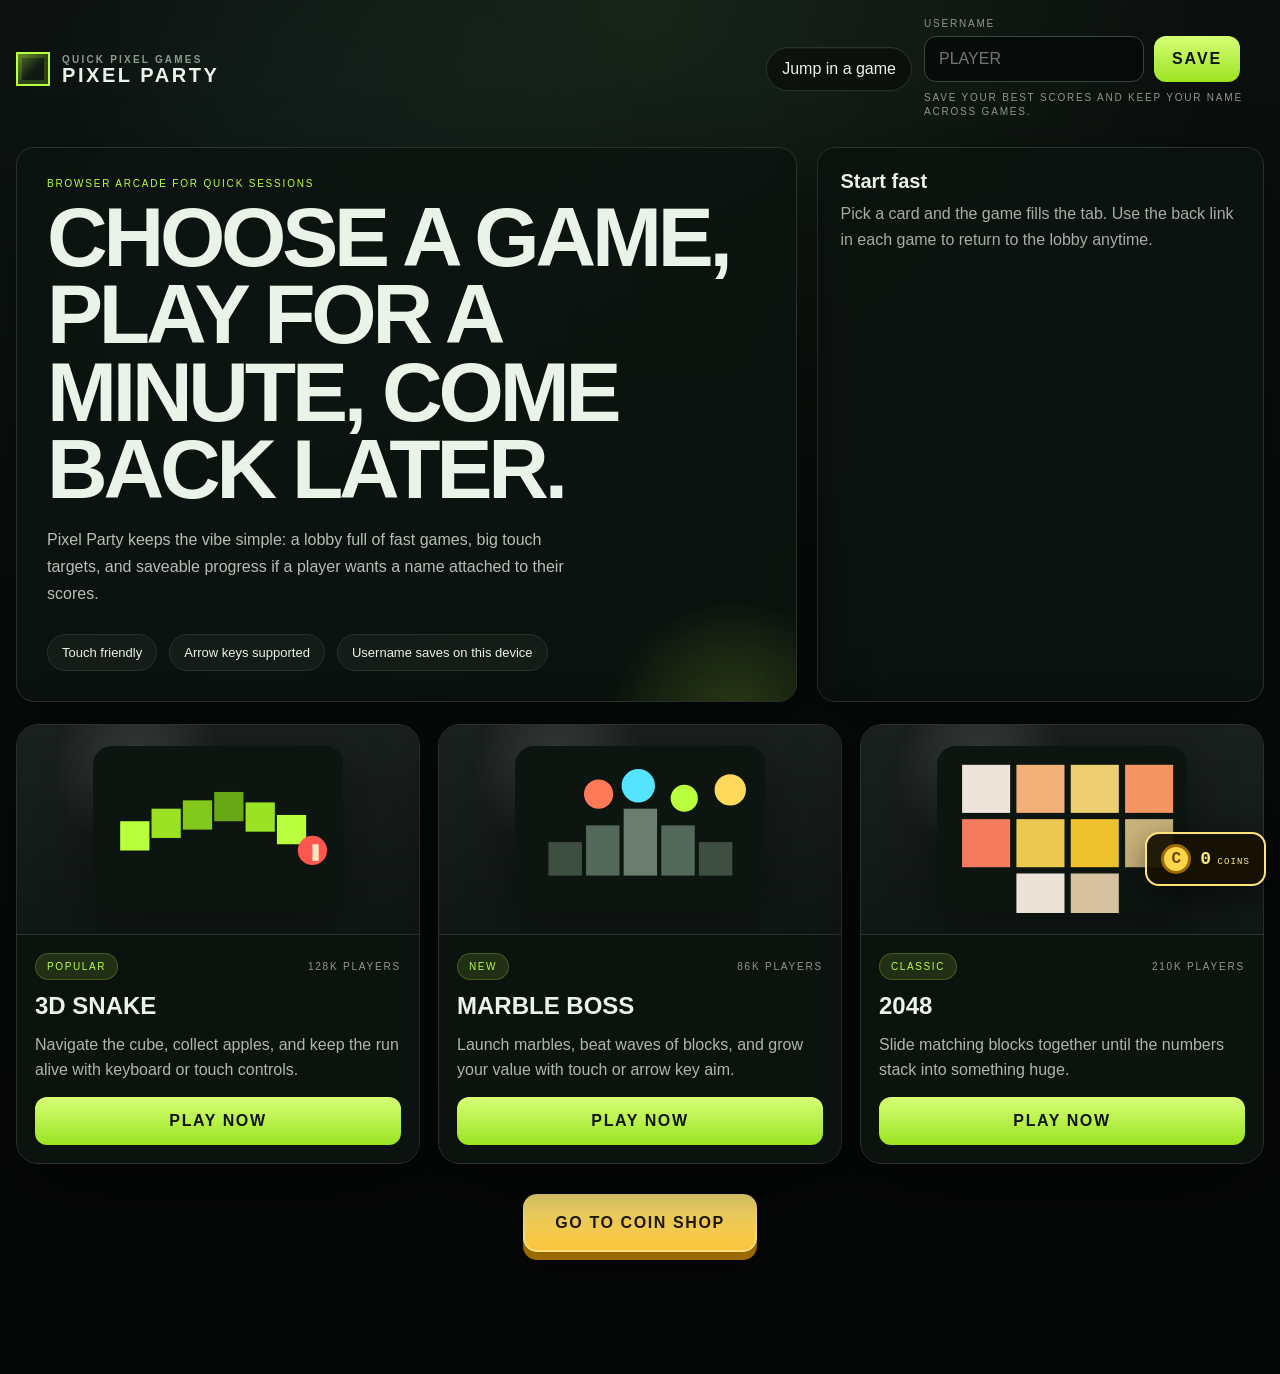
<file: index.html>
<!doctype html>
<html lang="en">
<head>
  <meta charset="UTF-8" />
  <meta name="viewport" content="width=device-width, initial-scale=1" />
  <title>Pixel Party</title>
  <link rel="stylesheet" href="pixel-party.css" />
</head>
<body>
  <div class="site-frame">
    <header class="site-header">
      <a class="brand" href="index.html" aria-label="Pixel Party home">
        <span class="brand-mark" aria-hidden="true"></span>
        <span>
          <small>Quick pixel games</small>
          <strong>Pixel Party</strong>
        </span>
      </a>
      <div class="site-actions">
        <a class="back-link" href="3dSnakeGame.html?v=20260717-3">Jump in a game</a>
        <div id="home-auth"></div>
      </div>
    </header>

    <section class="hero">
      <div class="hero-panel pixel-frame">
        <p class="eyebrow">Browser arcade for quick sessions</p>
        <h1>Choose a game, play for a minute, come back later.</h1>
        <p class="hero-copy">
          Pixel Party keeps the vibe simple: a lobby full of fast games, big touch targets, and saveable progress if a player wants a name attached to their scores.
        </p>
        <div class="hero-meta">
          <span class="chip">Touch friendly</span>
          <span class="chip">Arrow keys supported</span>
          <span class="chip">Username saves on this device</span>
        </div>
      </div>

      <aside class="lobby-card pixel-frame">
        <h2>Start fast</h2>
        <p>Pick a card and the game fills the tab. Use the back link in each game to return to the lobby anytime.</p>
      </aside>
    </section>

    <main class="lobby-grid" aria-label="Game lobby">
      <a class="game-card pixel-frame" href="3dSnakeGame.html?v=20260717-3">
        <div class="game-thumb" aria-hidden="true">
          <svg viewBox="0 0 240 160" role="img" aria-label="3D Snake thumbnail">
            <rect width="240" height="160" rx="18" fill="#0d1511" />
            <g transform="translate(26,24)">
              <rect x="0" y="48" width="28" height="28" fill="#b9ff3e" />
              <rect x="30" y="36" width="28" height="28" fill="#9be322" />
              <rect x="60" y="28" width="28" height="28" fill="#83c81c" />
              <rect x="90" y="20" width="28" height="28" fill="#68a816" />
              <rect x="120" y="30" width="28" height="28" fill="#9be322" />
              <rect x="150" y="42" width="28" height="28" fill="#b9ff3e" />
              <circle cx="184" cy="76" r="14" fill="#ff564d" />
              <rect x="184" y="70" width="6" height="16" fill="#ffe4c1" />
            </g>
          </svg>
        </div>
        <div class="game-body">
          <div class="card-meta">
            <span class="badge">Popular</span>
            <span class="card-count">128K players</span>
          </div>
          <h3>3D Snake</h3>
          <p>Navigate the cube, collect apples, and keep the run alive with keyboard or touch controls.</p>
          <span class="play-cta">Play now</span>
        </div>
      </a>

      <a class="game-card pixel-frame" href="MarbleShoot.html">
        <div class="game-thumb" aria-hidden="true">
          <svg viewBox="0 0 240 160" role="img" aria-label="Marble Shoot thumbnail">
            <rect width="240" height="160" rx="18" fill="#0d1511" />
            <g transform="translate(24,20)">
              <rect x="8" y="72" width="32" height="32" fill="#3e4f41" />
              <rect x="44" y="56" width="32" height="48" fill="#55695b" />
              <rect x="80" y="40" width="32" height="64" fill="#6a7d6f" />
              <rect x="116" y="56" width="32" height="48" fill="#55695b" />
              <rect x="152" y="72" width="32" height="32" fill="#3e4f41" />
              <circle cx="56" cy="26" r="14" fill="#ff7a59" />
              <circle cx="94" cy="18" r="16" fill="#55e4ff" />
              <circle cx="138" cy="30" r="13" fill="#b9ff3e" />
              <circle cx="182" cy="22" r="15" fill="#ffd95c" />
            </g>
          </svg>
        </div>
        <div class="game-body">
          <div class="card-meta">
            <span class="badge">New</span>
            <span class="card-count">86K players</span>
          </div>
          <h3>Marble Boss</h3>
          <p>Launch marbles, beat waves of blocks, and grow your value with touch or arrow key aim.</p>
          <span class="play-cta">Play now</span>
        </div>
      </a>

      <a class="game-card pixel-frame" href="2048.html">
        <div class="game-thumb" aria-hidden="true">
          <svg viewBox="0 0 240 160" role="img" aria-label="2048 thumbnail">
            <rect width="240" height="160" rx="18" fill="#0d1511" />
            <g transform="translate(24,18)">
              <rect x="0" y="0" width="46" height="46" fill="#eee4da" />
              <rect x="52" y="0" width="46" height="46" fill="#f2b179" />
              <rect x="104" y="0" width="46" height="46" fill="#edcf72" />
              <rect x="156" y="0" width="46" height="46" fill="#f59563" />
              <rect x="0" y="52" width="46" height="46" fill="#f67c5f" />
              <rect x="52" y="52" width="46" height="46" fill="#edc850" />
              <rect x="104" y="52" width="46" height="46" fill="#edc22e" />
              <rect x="156" y="52" width="46" height="46" fill="#c9b37c" />
              <rect x="52" y="104" width="46" height="46" fill="#ebe4d6" />
              <rect x="104" y="104" width="46" height="46" fill="#d7c2a0" />
            </g>
          </svg>
        </div>
        <div class="game-body">
          <div class="card-meta">
            <span class="badge">Classic</span>
            <span class="card-count">210K players</span>
          </div>
          <h3>2048</h3>
          <p>Slide matching blocks together until the numbers stack into something huge.</p>
          <span class="play-cta">Play now</span>
        </div>
      </a>
    </main>

    <div class="shop-callout">
      <a class="coin-shop-button" href="CoinShop.html">Go to Coin Shop</a>
    </div>
  </div>

  <script src="pixel-party.js"></script>
  <script>
    PP.mountAuthBar(document.getElementById("home-auth"), {
      label: "Username",
      note: "Save your best scores and keep your name across games."
    });
  </script>
</body>
</html>
</file>
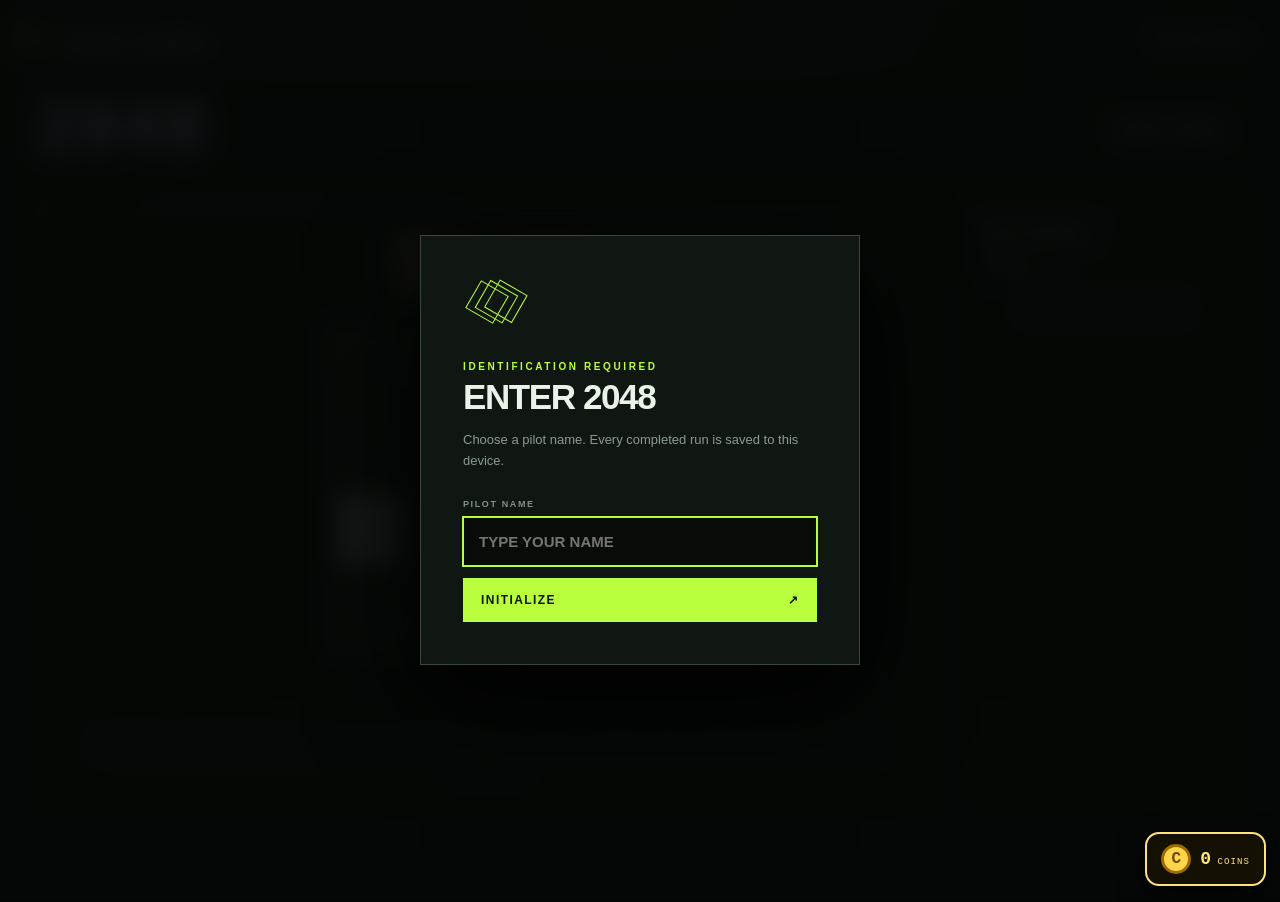
<file: 2048.html>
<!DOCTYPE html>
<html lang="en">
<head>
<meta charset="UTF-8" />
<meta name="viewport" content="width=device-width, initial-scale=1.0, maximum-scale=1, user-scalable=no" />
<title>2048 — Pixel Party</title>
<link rel="stylesheet" href="pixel-party.css" />
<link rel="stylesheet" href="2048.css" />
<style>
  
  .board-2048{
    --gap: 8px;
    display:grid;
    grid-template-columns:repeat(4,1fr);
    grid-template-rows:repeat(4,1fr);
    gap:var(--gap);
    width:min(340px,88vw);
    aspect-ratio:1;
    background:var(--panel-light);
    padding:var(--gap);
    touch-action:none;
  }
  .cell-bg{
    background:rgba(244,241,255,0.06);
  }
  .tile{
    display:flex;
    align-items:center;
    justify-content:center;
    font-family:var(--font-display);
    font-size:20px;
    color:var(--bg-deep);
    animation:pop 110ms ease;
  }
  @keyframes pop{ from{ transform:scale(.75); opacity:.5; } to{ transform:scale(1); opacity:1; } }
  .tile[data-v="2"]{ background:#f4f1ff; }
  .tile[data-v="4"]{ background:#ffe066; }
  .tile[data-v="8"]{ background:#ffb84d; color:#2a1600; }
  .tile[data-v="16"]{ background:#ff8a4d; color:#2a1600; }
  .tile[data-v="32"]{ background:#ff4d8d; color:#2a0014; }
  .tile[data-v="64"]{ background:#ff4d4d; color:#2a0000; }
  .tile[data-v="128"]{ background:#4deeea; font-size:17px; }
  .tile[data-v="256"]{ background:#4dc9ff; font-size:17px; }
  .tile[data-v="512"]{ background:#8a6bff; color:#fff; font-size:17px; }
  .tile[data-v="1024"]{ background:#a8ff60; font-size:14px; }
  .tile[data-v="2048"]{ background:#fff; box-shadow:0 0 0 3px var(--pink), 0 0 18px var(--pink); font-size:14px; }
  @media (max-width:480px){
    .board-2048{ --gap:6px; }
    .tile{ font-size:15px; }
    .tile[data-v="128"],.tile[data-v="256"],.tile[data-v="512"]{ font-size:13px; }
    .tile[data-v="1024"],.tile[data-v="2048"]{ font-size:11px; }
  }
  .win-lose-banner{
    font-family:var(--font-display);
    font-size:14px;
    text-align:center;
    color:var(--yellow);
    min-height:20px;
  }
</style>
</head>
<body>
  <div class="site-frame">
    <header class="site-header">
      <a class="brand" href="index.html" aria-label="Pixel Party home">
        <span class="brand-mark" aria-hidden="true"></span>
        <span>
          <small>Quick pixel games</small>
          <strong>Pixel Party</strong>
        </span>
      </a>
      <div class="site-actions">
        <a class="back-link" href="index.html">Back to lobby</a>
      </div>
    </header>

    <main class="game-shell">
      <div class="game-toolbar">
        <h1>2048</h1>
        <div class="back-row">
          <button class="ghost-button" id="new-game-btn" type="button">New game</button>
        </div>
      </div>

      <div class="game-layout">
        <div class="stage-wrap pixel-frame outline">
          <div class="score-strip">
            <div class="stat" id="score-stat">0<span>Score</span></div>
            <div class="stat" id="best-stat">0<span>Best</span></div>
          </div>

          <div class="board-2048 pixel-frame" id="board"></div>

          <div class="win-lose-banner" id="banner"></div>

          <div class="controls-row">
            <button class="pixel-button" id="new-game-btn-mobile" type="button">New game</button>
          </div>

          <div class="dpad dpad-mobile-only">
            <button class="up" data-dir="up">▲</button>
            <button class="left" data-dir="left">◀</button>
            <button class="right" data-dir="right">▶</button>
            <button class="down" data-dir="down">▼</button>
          </div>

          <p class="hint">Arrow keys to slide the blocks or swipe on the board. Matching tiles merge into higher values, and your best score saves by username.</p>
        </div>

        <aside class="auth-panel scores-panel">
          <h2>Run Archive</h2>
          <p>Player: <strong id="player-name">—</strong></p>
          <ol id="scores-2048" class="game-score-list"></ol>
          <p id="empty-scores-2048" class="hint">No completed games yet.</p>
        </aside>
      </div>
    </main>
  </div>

  <div id="login" class="overlay">
    <form id="login-form" class="login-card">
      <div class="cube-mark"><span></span><span></span><span></span></div>
      <p class="eyebrow">IDENTIFICATION REQUIRED</p><h2>ENTER 2048</h2>
      <p>Choose a pilot name. Every completed run is saved to this device.</p>
      <label for="username">PILOT NAME</label>
      <input id="username" maxlength="16" autocomplete="nickname" placeholder="TYPE YOUR NAME" required>
      <button type="submit">INITIALIZE <span>↗</span></button>
    </form>
  </div>

  <script src="pixel-party.js"></script>
  <script src="2048.js"></script>
</body>
</html>
</file>
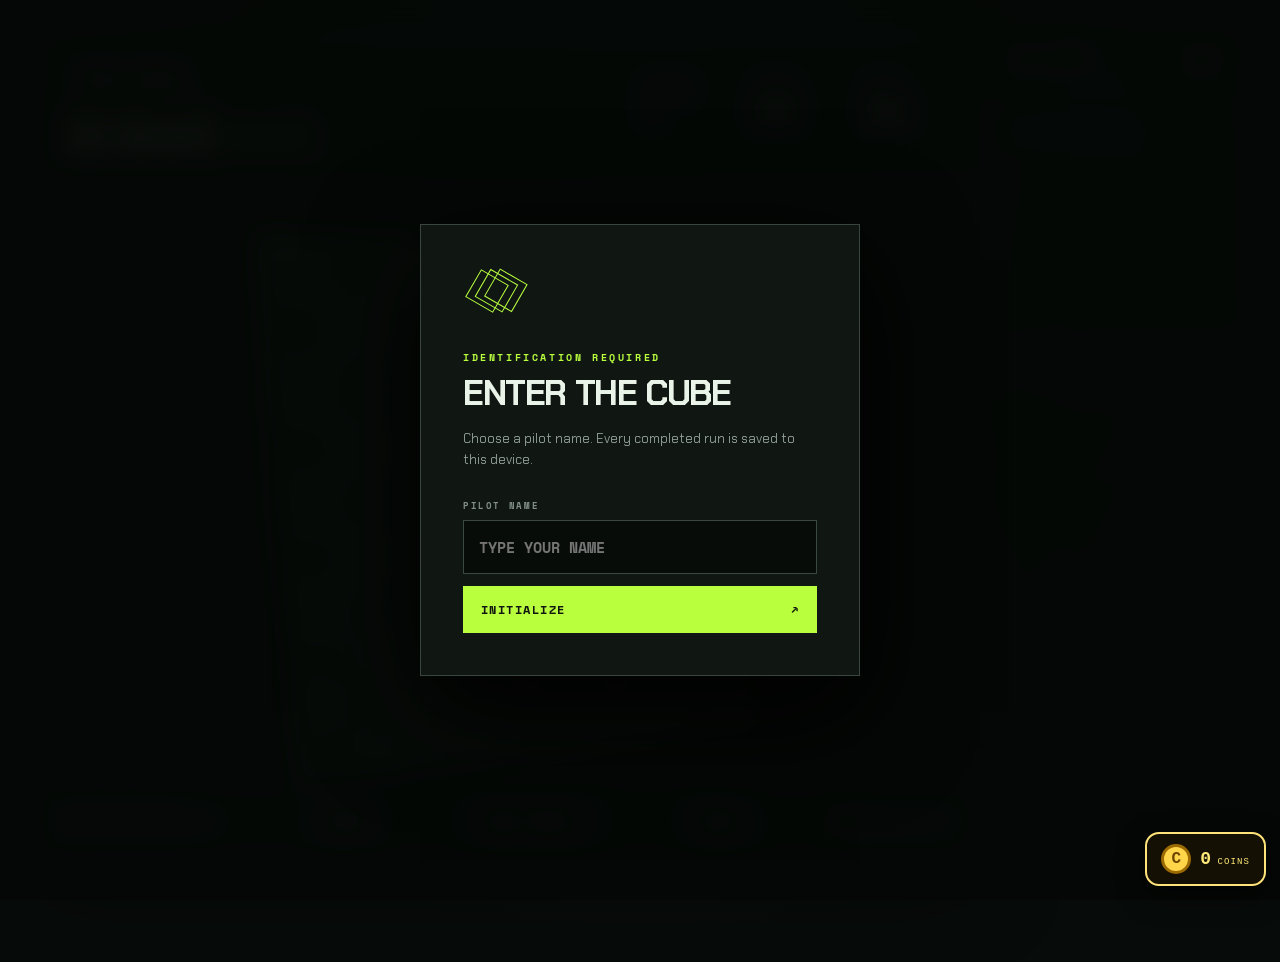
<file: 3dSnakeGame.html>
<!doctype html>
<html lang="en">
<head>
  <meta charset="UTF-8" />
  <meta name="viewport" content="width=device-width, initial-scale=1" />
  <title>3D Snake — Pixel Party</title>
  <link rel="stylesheet" href="pixel-party.css" />
  <link rel="stylesheet" href="SnakeGamestyles.css?v=20260717-3" />
</head>
<body>
  <main class="shell">
    <section class="game-card">
      <header>
        <div>
          <a class="back-link" href="index.html">Back to lobby</a>
          <p class="eyebrow">PIXEL PARTY // 06</p>
          <h1>3D SNAKE <span>GAME</span></h1>
        </div>
        <div class="hud">
          <div><span>PLAYER</span><strong id="player">—</strong></div>
          <div><span>SCORE</span><strong id="score">000</strong></div>
          <div><span>BEST</span><strong id="best">000</strong></div>
        </div>
      </header>
      <div class="stage-wrap">
        <canvas id="game" width="900" height="680" aria-label="3D cube snake game"></canvas>
        <div id="message" class="message hidden">
          <p id="message-kicker">SYSTEM FAILURE</p><h2 id="message-title">GAME OVER</h2>
          <p id="message-copy"></p><button id="restart">PLAY AGAIN <span>↗</span></button>
        </div>
        <div class="scanlines"></div>
      </div>
      <section class="touch-panel" aria-label="Touch movement controls">
        <p>SWIPE, DRAG, OR TAP TO MOVE</p>
        <div class="touch-dpad">
          <button class="touch-up" type="button" data-snake-dir="up" aria-label="Move up">▲</button>
          <button class="touch-left" type="button" data-snake-dir="left" aria-label="Move left">◀</button>
          <button class="touch-down" type="button" data-snake-dir="down" aria-label="Move down">▼</button>
          <button class="touch-right" type="button" data-snake-dir="right" aria-label="Move right">▶</button>
        </div>
      </section>
      <footer>
        <div class="controls keyboard-controls"><kbd>↑</kbd><kbd>↓</kbd><kbd>←</kbd><kbd>→</kbd><span>MOVE</span></div>
        <div class="controls"><button id="goHome" class="ghost-button" type="button">LOBBY</button></div>
        <div class="controls"><button id="motionMode" class="ghost-button" type="button" aria-pressed="true">MOVE: SMOOTH</button></div>
        <div class="controls"><button id="pause" class="ghost-button" type="button">PAUSE</button></div>
        <div class="status"><i></i><span id="status">AWAITING PILOT</span></div>
      </footer>
    </section>
    <aside class="scores-card">
      <div class="scores-title"><span>RUN ARCHIVE</span><span>LOCAL</span></div>
      <ol id="scores"></ol><p id="empty-scores">No completed runs yet.</p>
    </aside>
  </main>
  <div id="login" class="overlay">
    <form id="login-form" class="login-card">
      <div class="cube-mark"><span></span><span></span><span></span></div>
      <p class="eyebrow">IDENTIFICATION REQUIRED</p><h2>ENTER THE CUBE</h2>
      <p>Choose a pilot name. Every completed run is saved to this device.</p>
      <label for="username">PILOT NAME</label>
      <input id="username" maxlength="16" autocomplete="nickname" placeholder="TYPE YOUR NAME" required />
      <button type="submit">INITIALIZE <span>↗</span></button>
    </form>
  </div>
  <script src="pixel-party.js"></script>
  <script src="app.js?v=20260717-3"></script>
</body>
</html>
</file>
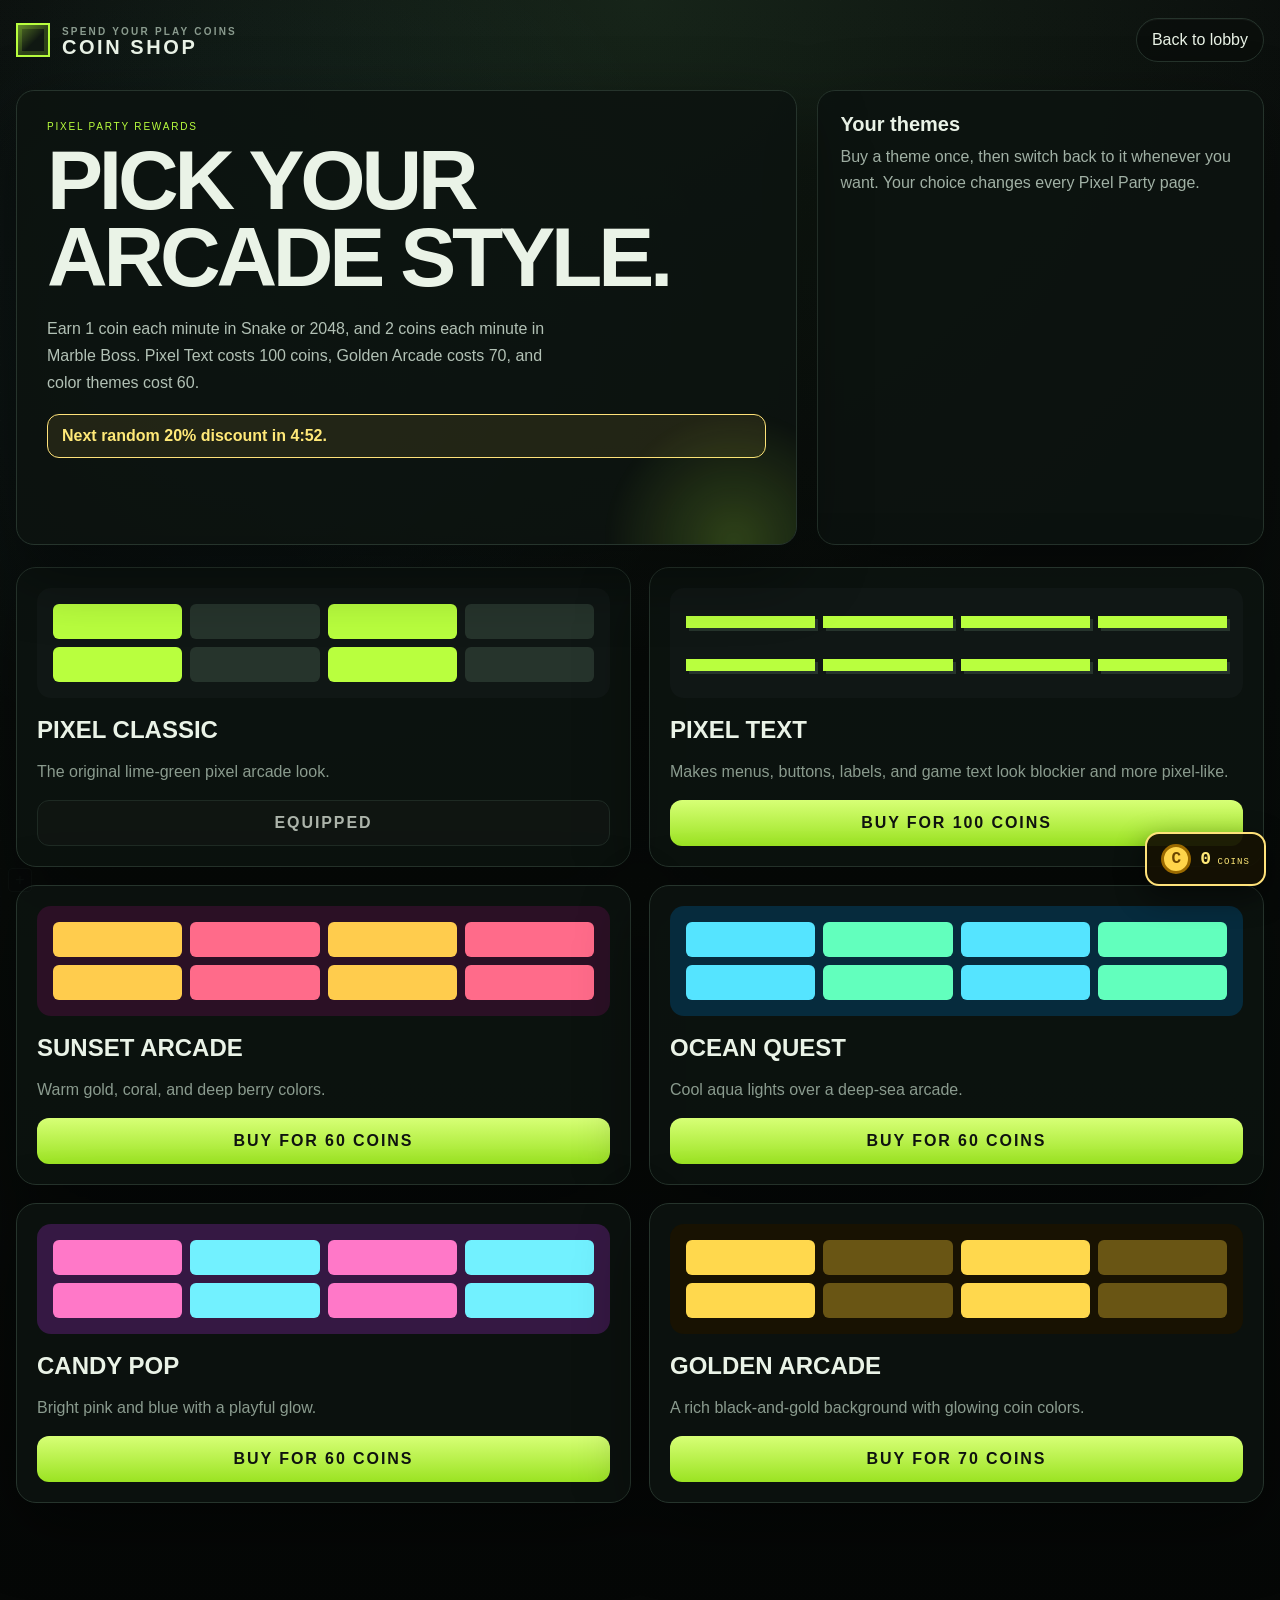
<file: CoinShop.html>
<!doctype html>
<html lang="en">
<head>
  <meta charset="UTF-8" />
  <meta name="viewport" content="width=device-width, initial-scale=1" />
  <title>Coin Shop — Pixel Party</title>
  <link rel="stylesheet" href="pixel-party.css" />
</head>
<body>
  <div class="site-frame">
    <header class="site-header">
      <a class="brand" href="index.html" aria-label="Pixel Party home">
        <span class="brand-mark" aria-hidden="true"></span>
        <span><small>Spend your play coins</small><strong>Coin Shop</strong></span>
      </a>
      <a class="back-link" href="index.html">Back to lobby</a>
    </header>

    <section class="hero">
      <div class="hero-panel pixel-frame">
        <p class="eyebrow">Pixel Party rewards</p>
        <h1>Pick your arcade style.</h1>
        <p class="hero-copy">Earn 1 coin each minute in Snake or 2048, and 2 coins each minute in Marble Boss. Pixel Text costs 100 coins, Golden Arcade costs 70, and color themes cost 60.</p>
        <p id="sale-status" class="sale-status" aria-live="polite"></p>
        <p id="shop-message" class="shop-message" aria-live="polite"></p>
      </div>
      <aside class="lobby-card pixel-frame">
        <h2>Your themes</h2>
        <p>Buy a theme once, then switch back to it whenever you want. Your choice changes every Pixel Party page.</p>
      </aside>
    </section>

    <main id="theme-grid" class="shop-grid" aria-label="Theme shop"></main>
  </div>

  <button id="test-coins" class="test-coins-button" type="button" aria-label="Add 500 test coins" title="Add 500 test coins">+</button>

  <script src="pixel-party.js"></script>
  <script src="CoinShop.js"></script>
</body>
</html>
</file>
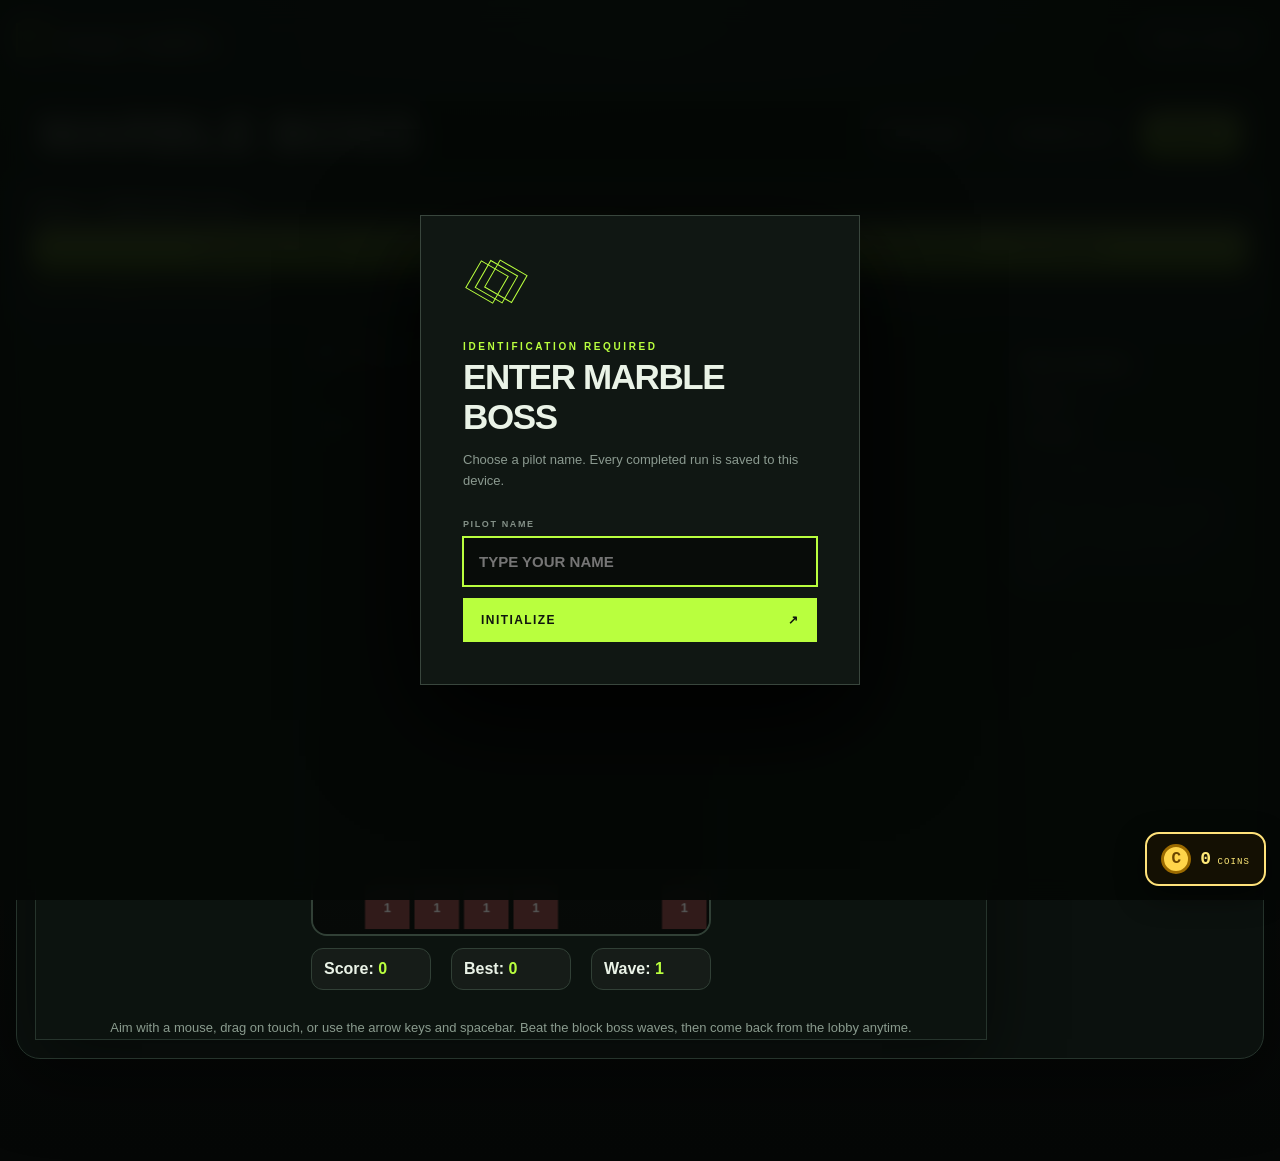
<file: MarbleShoot.html>
<!DOCTYPE html>
<html lang="en">
<head>
    <meta charset="UTF-8">
    <meta name="viewport" content="width=device-width, initial-scale=1.0">
    <title>Marble Boss — Pixel Party</title>
    <link rel="stylesheet" href="pixel-party.css">
    <link rel="stylesheet" href="Marble.css">
</head>
<body>
    <div class="site-frame">
        <header class="site-header">
            <a class="brand" href="index.html" aria-label="Pixel Party home">
                <span class="brand-mark" aria-hidden="true"></span>
                <span>
                    <small>Quick pixel games</small>
                    <strong>Pixel Party</strong>
                </span>
            </a>
            <div class="site-actions">
                <a class="back-link" href="index.html">Back to lobby</a>
            </div>
        </header>

        <main class="game-shell">
            <div class="game-toolbar">
                <h1>Marble Boss</h1>
                <div class="back-row">
                    <button id="pauseBtn" class="ghost-button" type="button">Pause</button>
                    <button id="speedBtn" class="ghost-button hold-button" type="button">Speed Up</button>
                    <button id="resetBtn" class="pixel-button" type="button">Reset</button>
                </div>
            </div>

            <div class="bomb-shop" aria-label="Marble shop">
                <p><strong>Coins:</strong> <span id="marbleShopCoins">0</span> · <strong>Bomb slot:</strong> <span id="bombStatus">Empty</span></p>
                <div class="marble-shop-buttons">
                    <button id="buyBombBtn" class="pixel-button" type="button">💣 Blast Pass — 15 Coins</button>
                    <button id="buyMillionBtn" class="pixel-button" type="button">🚀 Million Marble — 50 Coins</button>
                </div>
                <p id="marbleShopMessage" class="marble-shop-message" role="status">Choose an upgrade for your next volley.</p>
            </div>

            <div class="game-layout">
                <section class="stage-wrap pixel-frame">
                    <canvas id="gameCanvas"></canvas>
                    <div class="ui">
                        <span>Score: <b id="score">0</b></span>
                        <span>Best: <b id="best">0</b></span>
                        <span>Wave: <b id="wave">1</b></span>
                    </div>
                    <p class="hint">Aim with a mouse, drag on touch, or use the arrow keys and spacebar. Beat the block boss waves, then come back from the lobby anytime.</p>
                </section>

                <aside class="scores-panel">
                    <h2>Run Archive</h2>
                    <p>Player: <strong id="playerName">—</strong></p>
                    <p id="statusText">Ready to launch.</p>
                    <ol id="marbleScores" class="game-score-list"></ol>
                    <p id="emptyMarbleScores" class="hint">No completed runs yet.</p>
                    <p class="hint">Marbles collect, merge, and keep adding up. Your best score saves under your username on this device.</p>
                </aside>
            </div>
        </main>
    </div>

    <div id="login" class="overlay">
        <form id="login-form" class="login-card">
            <div class="cube-mark"><span></span><span></span><span></span></div>
            <p class="eyebrow">IDENTIFICATION REQUIRED</p><h2>ENTER MARBLE BOSS</h2>
            <p>Choose a pilot name. Every completed run is saved to this device.</p>
            <label for="username">PILOT NAME</label>
            <input id="username" maxlength="16" autocomplete="nickname" placeholder="TYPE YOUR NAME" required>
            <button type="submit">INITIALIZE <span>↗</span></button>
        </form>
    </div>

    <div id="gameOver">
        <h2>Level Cleared!</h2>
        <button id="playAgainBtn" class="pixel-button" type="button">Play Again</button>
    </div>

    <script src="pixel-party.js"></script>
    <script src="Marble.js"></script>
</body>
</html>
</file>
<file: pixel-party.css>
:root {
  --pp-bg: #070b09;
  --pp-panel: rgba(13, 19, 16, 0.9);
  --pp-panel-strong: #101814;
  --pp-panel-soft: #16211b;
  --pp-border: #26342c;
  --pp-border-strong: #38483f;
  --pp-ink: #eaf3e7;
  --pp-muted: #8a9b8e;
  --pp-accent: #b9ff3e;
  --pp-accent-2: #55e4ff;
  --pp-danger: #ff6961;
  --pp-shadow: 0 24px 70px rgba(0, 0, 0, 0.45);
  --pp-radius: 18px;
  --font-display: "Courier New", Courier, monospace;
  --yellow: #ffd966;
  --pink: #ff6bb4;
  --bg-deep: #10150f;
  --panel-light: rgba(233, 246, 233, 0.08);
}

:root[data-pp-theme="sunset"] {
  --pp-bg: #160914;
  --pp-panel: rgba(38, 13, 31, 0.92);
  --pp-panel-strong: #351126;
  --pp-panel-soft: #46172d;
  --pp-border: #71334f;
  --pp-border-strong: #a24b68;
  --pp-ink: #fff1e7;
  --pp-muted: #d5a2aa;
  --pp-accent: #ffcc4d;
  --pp-accent-2: #ff6b8a;
}

:root[data-pp-theme="ocean"] {
  --pp-bg: #03131d;
  --pp-panel: rgba(4, 29, 43, 0.92);
  --pp-panel-strong: #072b3d;
  --pp-panel-soft: #0b3b50;
  --pp-border: #17536a;
  --pp-border-strong: #267895;
  --pp-ink: #e8fbff;
  --pp-muted: #83b9c7;
  --pp-accent: #55e4ff;
  --pp-accent-2: #62ffbd;
}

:root[data-pp-theme="candy"] {
  --pp-bg: #190c23;
  --pp-panel: rgba(40, 18, 53, 0.92);
  --pp-panel-strong: #351b49;
  --pp-panel-soft: #49245f;
  --pp-border: #744287;
  --pp-border-strong: #a65abc;
  --pp-ink: #fff4ff;
  --pp-muted: #c9a1d1;
  --pp-accent: #ff78c8;
  --pp-accent-2: #72f1ff;
}

:root[data-pp-theme="gold"] {
  --pp-bg: #100d04;
  --pp-panel: rgba(31, 25, 7, 0.93);
  --pp-panel-strong: #2b2208;
  --pp-panel-soft: #40320b;
  --pp-border: #695514;
  --pp-border-strong: #a9871b;
  --pp-ink: #fff6cf;
  --pp-muted: #cbbd7c;
  --pp-accent: #ffd84d;
  --pp-accent-2: #fff0a3;
}

:root[data-pp-font="pixel"] body,
:root[data-pp-font="pixel"] button,
:root[data-pp-font="pixel"] input {
  font-family: "Courier New", Courier, monospace;
  font-weight: 700;
  letter-spacing: 0.045em;
}

:root[data-pp-font="pixel"] h1,
:root[data-pp-font="pixel"] h2,
:root[data-pp-font="pixel"] h3,
:root[data-pp-font="pixel"] .brand strong {
  font-family: "Courier New", Courier, monospace;
  text-shadow: 2px 2px 0 rgba(0, 0, 0, 0.45);
}

* {
  box-sizing: border-box;
}

body {
  margin: 0;
  min-height: 100vh;
  padding-bottom: 74px;
  color: var(--pp-ink);
  background:
    radial-gradient(circle at top, rgba(92, 165, 98, 0.14), transparent 38%),
    radial-gradient(circle at 20% 20%, rgba(85, 228, 255, 0.06), transparent 28%),
    linear-gradient(180deg, #0b0f0d 0%, #070b09 55%, #050706 100%);
  font-family: Arial, Helvetica, sans-serif;
}

:root[data-pp-theme="sunset"] body {
  background: radial-gradient(circle at top, rgba(255, 107, 138, 0.2), transparent 42%), linear-gradient(180deg, #2b1025, #10070e 70%);
}

:root[data-pp-theme="ocean"] body {
  background: radial-gradient(circle at top, rgba(85, 228, 255, 0.18), transparent 42%), linear-gradient(180deg, #062b3d, #020a10 70%);
}

:root[data-pp-theme="candy"] body {
  background: radial-gradient(circle at top, rgba(255, 120, 200, 0.2), transparent 42%), linear-gradient(180deg, #351843, #100718 70%);
}

:root[data-pp-theme="gold"] body {
  background: radial-gradient(circle at top, rgba(255, 216, 77, 0.2), transparent 42%), linear-gradient(180deg, #292007, #080601 72%);
}

body::before {
  content: "";
  position: fixed;
  inset: 0;
  pointer-events: none;
  opacity: 0.16;
  background-image:
    linear-gradient(rgba(255, 255, 255, 0.04) 1px, transparent 1px),
    linear-gradient(90deg, rgba(255, 255, 255, 0.04) 1px, transparent 1px);
  background-size: 28px 28px;
}

a {
  color: inherit;
  text-decoration: none;
}

button,
input {
  font: inherit;
}

.site-frame {
  width: min(1280px, calc(100vw - 32px));
  margin: 0 auto;
  position: relative;
  z-index: 1;
}

.site-header {
  display: flex;
  align-items: center;
  justify-content: space-between;
  gap: 16px;
  padding: 18px 0 14px;
}

.brand {
  display: inline-flex;
  align-items: center;
  gap: 12px;
  font-weight: 900;
  letter-spacing: 0.16em;
  text-transform: uppercase;
}

.brand-mark {
  width: 34px;
  height: 34px;
  border: 2px solid var(--pp-accent);
  box-shadow: inset 0 0 0 4px rgba(185, 255, 62, 0.18);
  background:
    linear-gradient(135deg, rgba(185, 255, 62, 0.4), transparent 55%),
    #111913;
}

.brand small {
  display: block;
  color: var(--pp-muted);
  letter-spacing: 0.22em;
  font-size: 10px;
  margin-top: 2px;
}

.brand strong {
  display: block;
  font-size: 20px;
  line-height: 1;
}

.site-actions {
  display: flex;
  align-items: center;
  gap: 12px;
}

.back-link {
  display: inline-flex;
  align-items: center;
  gap: 10px;
  padding: 12px 15px;
  border: 1px solid var(--pp-border);
  border-radius: 999px;
  background: rgba(10, 14, 12, 0.8);
  color: var(--pp-ink);
  box-shadow: inset 0 1px 0 rgba(255, 255, 255, 0.04);
}

.back-link:hover {
  border-color: var(--pp-accent);
}

.pp-auth-bar {
  display: flex;
  align-items: end;
  gap: 10px;
}

.pp-auth-field {
  display: grid;
  gap: 7px;
}

.pp-auth-field span,
.pp-auth-note,
.eyebrow,
.meta-label,
.card-count {
  color: var(--pp-muted);
  font-size: 10px;
  letter-spacing: 0.18em;
  text-transform: uppercase;
}

.pp-auth-field input {
  width: min(220px, 46vw);
  padding: 13px 14px;
  border: 1px solid var(--pp-border-strong);
  border-radius: 12px;
  background: rgba(6, 10, 8, 0.88);
  color: var(--pp-ink);
  outline: none;
  text-transform: uppercase;
}

.pp-auth-field input:focus {
  border-color: var(--pp-accent);
  box-shadow: 0 0 0 1px rgba(185, 255, 62, 0.35);
}

.pp-auth-bar button,
.pixel-button,
.ghost-button {
  min-height: 46px;
  padding: 12px 18px;
  border: 0;
  border-radius: 12px;
  cursor: pointer;
  font-weight: 800;
  letter-spacing: 0.12em;
  text-transform: uppercase;
}

.pp-auth-bar button,
.pixel-button {
  color: #0f130f;
  background: linear-gradient(180deg, #d7ff76 0%, #9be322 100%);
}

.ghost-button {
  color: var(--pp-ink);
  background: rgba(18, 24, 21, 0.9);
  border: 1px solid var(--pp-border);
}

.pp-auth-note {
  margin: 9px 0 0;
  max-width: 340px;
  line-height: 1.4;
}

.hero {
  display: grid;
  grid-template-columns: minmax(0, 1.4fr) minmax(280px, 0.8fr);
  gap: 20px;
  align-items: stretch;
  padding: 14px 0 22px;
}

.hero-panel,
.lobby-card,
.game-shell,
.scores-panel,
.auth-panel,
.pixel-frame {
  background: var(--pp-panel);
  border: 1px solid var(--pp-border);
  box-shadow: var(--pp-shadow);
}

.hero-panel {
  padding: 30px;
  border-radius: var(--pp-radius);
  overflow: hidden;
  position: relative;
}

.hero-panel::after {
  content: "";
  position: absolute;
  inset: auto -10% -30% auto;
  width: 280px;
  height: 280px;
  border-radius: 30% 70% 55% 45% / 35% 45% 55% 65%;
  background: radial-gradient(circle, rgba(185, 255, 62, 0.2), transparent 65%);
  filter: blur(4px);
  pointer-events: none;
}

.eyebrow {
  margin: 0 0 10px;
  color: var(--pp-accent);
}

.hero h1,
.game-title,
.page-title {
  margin: 0;
  line-height: 0.92;
  letter-spacing: -0.05em;
}

.hero h1 {
  font-size: clamp(42px, 7vw, 84px);
  text-transform: uppercase;
}

.hero h1 span {
  color: transparent;
  -webkit-text-stroke: 1px var(--pp-accent);
}

.hero-copy {
  max-width: 60ch;
  margin: 18px 0 0;
  color: #b2c1b5;
  line-height: 1.7;
}

.hero-meta {
  display: flex;
  flex-wrap: wrap;
  gap: 12px;
  margin-top: 26px;
}

.chip {
  display: inline-flex;
  align-items: center;
  gap: 8px;
  padding: 10px 14px;
  border-radius: 999px;
  background: rgba(255, 255, 255, 0.04);
  border: 1px solid var(--pp-border);
  color: var(--pp-ink);
  font-size: 13px;
}

.lobby-card {
  border-radius: var(--pp-radius);
  padding: 22px;
}

.lobby-card h2 {
  margin: 0 0 8px;
  font-size: 20px;
}

.lobby-card p {
  margin: 0;
  color: #a1b1a5;
  line-height: 1.6;
}

.lobby-grid {
  display: grid;
  grid-template-columns: repeat(3, minmax(0, 1fr));
  gap: 18px;
  padding: 0 0 30px;
}

.game-card {
  display: grid;
  grid-template-rows: auto 1fr;
  min-width: 0;
  gap: 0;
  border-radius: 22px;
  overflow: hidden;
  transition: transform 140ms ease, border-color 140ms ease, box-shadow 140ms ease;
  position: relative;
}

.game-card:hover {
  transform: translateY(-4px);
  border-color: var(--pp-accent);
  box-shadow: 0 28px 70px rgba(0, 0, 0, 0.55);
}

.game-thumb {
  height: 210px;
  display: grid;
  place-items: center;
  overflow: hidden;
  background:
    radial-gradient(circle at 30% 20%, rgba(255, 255, 255, 0.16), transparent 26%),
    linear-gradient(180deg, rgba(255, 255, 255, 0.04), transparent),
    #101715;
  border-bottom: 1px solid var(--pp-border);
}

.game-thumb svg {
  width: auto;
  height: 80%;
  max-width: 82%;
  max-height: 170px;
  image-rendering: pixelated;
  filter: drop-shadow(0 12px 25px rgba(0, 0, 0, 0.35));
}

.game-body {
  display: grid;
  position: relative;
  z-index: 1;
  min-width: 0;
  gap: 14px;
  padding: 18px;
  background: var(--pp-panel);
}

.game-body h3 {
  margin: 0;
  font-size: 24px;
  line-height: 1;
  text-transform: uppercase;
  overflow-wrap: anywhere;
}

.game-body p {
  margin: 0;
  color: #a8b8ad;
  line-height: 1.6;
  overflow-wrap: anywhere;
}

.card-meta {
  display: flex;
  flex-wrap: wrap;
  align-items: center;
  justify-content: space-between;
  gap: 10px;
}

.badge {
  display: inline-flex;
  align-items: center;
  padding: 7px 11px;
  border-radius: 999px;
  background: rgba(185, 255, 62, 0.12);
  color: var(--pp-accent);
  border: 1px solid rgba(185, 255, 62, 0.22);
  font-size: 10px;
  letter-spacing: 0.16em;
  text-transform: uppercase;
}

.card-count {
  white-space: nowrap;
}

.game-shell {
  border-radius: 24px;
  overflow: hidden;
  margin: 10px 0 28px;
}

.game-toolbar {
  display: flex;
  align-items: center;
  justify-content: space-between;
  gap: 16px;
  padding: 18px 22px;
  border-bottom: 1px solid var(--pp-border);
  background: rgba(6, 10, 8, 0.4);
}

.game-toolbar h1 {
  margin: 0;
  font-size: clamp(28px, 4vw, 54px);
  text-transform: uppercase;
}

.game-layout {
  display: grid;
  grid-template-columns: minmax(0, 1fr) 280px;
  gap: 18px;
  padding: 18px;
}

.auth-panel,
.scores-panel {
  border-radius: 18px;
  padding: 18px;
}

.scores-panel h2,
.auth-panel h2 {
  margin: 0 0 10px;
  font-size: 18px;
}

.stats-line {
  display: flex;
  flex-wrap: wrap;
  gap: 12px;
}

.stat-pill {
  min-width: 104px;
  padding: 12px;
  border-radius: 14px;
  background: rgba(255, 255, 255, 0.04);
  border: 1px solid var(--pp-border);
}

.stat-pill strong {
  display: block;
  font-size: 28px;
  line-height: 1;
}

.stat-pill span {
  display: block;
  margin-top: 4px;
  color: var(--pp-muted);
  font-size: 10px;
  letter-spacing: 0.16em;
  text-transform: uppercase;
}

.back-row {
  display: flex;
  gap: 12px;
  align-items: center;
}

.hint {
  color: var(--pp-muted);
  line-height: 1.6;
  font-size: 13px;
  margin: 16px 0 0;
}

.game-card .play-cta {
  display: inline-flex;
  align-items: center;
  justify-content: center;
  width: 100%;
  min-height: 48px;
  border-radius: 12px;
  background: linear-gradient(180deg, #d7ff76 0%, #9be322 100%);
  color: #10150f;
  font-weight: 900;
  letter-spacing: 0.1em;
  text-transform: uppercase;
}

.shop-callout {
  display: flex;
  justify-content: center;
  padding: 0 0 48px;
}

.coin-shop-button {
  display: inline-flex;
  align-items: center;
  justify-content: center;
  min-height: 58px;
  padding: 14px 30px;
  border: 2px solid #ffe27a;
  border-radius: 14px;
  background: linear-gradient(180deg, #ffe978, #ffc83d);
  color: #211800;
  box-shadow: 0 8px 0 #9b6a00, 0 18px 34px rgba(0, 0, 0, 0.35);
  font-weight: 900;
  letter-spacing: 0.1em;
  text-transform: uppercase;
}

.coin-shop-button:hover {
  transform: translateY(-2px);
}

.pp-coin-bar {
  position: fixed;
  right: 14px;
  bottom: 14px;
  z-index: 1000;
  display: flex;
  align-items: center;
  gap: 9px;
  min-width: 116px;
  padding: 10px 14px;
  border: 2px solid #ffe27a;
  border-radius: 14px;
  background: rgba(22, 17, 4, 0.94);
  color: #ffe978;
  box-shadow: 0 10px 30px rgba(0, 0, 0, 0.48);
  font-family: var(--font-display);
}

.pp-coin-icon {
  display: grid;
  place-items: center;
  width: 30px;
  height: 30px;
  border: 3px solid #9b6a00;
  border-radius: 50%;
  background: #ffd54a;
  color: #6b4600;
  font-weight: 900;
}

.pp-coin-bar b { font-size: 18px; }
.pp-coin-bar small { font-size: 9px; letter-spacing: 0.12em; }

.shop-grid {
  display: grid;
  grid-template-columns: repeat(2, minmax(0, 1fr));
  gap: 18px;
  padding: 0 0 50px;
}

.theme-card {
  padding: 20px;
  border-radius: 20px;
}

.theme-preview {
  display: grid;
  grid-template-columns: repeat(4, 1fr);
  gap: 8px;
  height: 110px;
  margin-bottom: 18px;
  padding: 16px;
  border-radius: 14px;
  background: #101715;
}

.theme-preview span { border-radius: 6px; }
.preview-pixel span:nth-child(odd) { background: #b9ff3e; }
.preview-pixel span:nth-child(even) { background: #26342c; }
.preview-sunset { background: #2b1025; }
.preview-sunset span:nth-child(odd) { background: #ffcc4d; }
.preview-sunset span:nth-child(even) { background: #ff6b8a; }
.preview-ocean { background: #062b3d; }
.preview-ocean span:nth-child(odd) { background: #55e4ff; }
.preview-ocean span:nth-child(even) { background: #62ffbd; }
.preview-candy { background: #351843; }
.preview-candy span:nth-child(odd) { background: #ff78c8; }
.preview-candy span:nth-child(even) { background: #72f1ff; }
.preview-gold { background: #181202; }
.preview-gold span:nth-child(odd) { background: #ffd84d; }
.preview-gold span:nth-child(even) { background: #695514; }
.preview-pixelText {
  place-items: center;
  background: #101715;
}
.preview-pixelText span {
  width: 100%;
  height: 12px;
  border-radius: 0;
  background: #b9ff3e;
  box-shadow: 3px 3px 0 #26342c;
}

.theme-card h2 { margin: 0 0 8px; text-transform: uppercase; }
.theme-card p { color: var(--pp-muted); line-height: 1.5; }
.theme-card button { width: 100%; }
.theme-card button[disabled] { cursor: default; opacity: 0.72; }
.shop-message { min-height: 24px; color: var(--pp-accent); font-weight: 700; }
.sale-status {
  margin: 18px 0 0;
  padding: 12px 14px;
  border: 1px solid #ffe27a;
  border-radius: 12px;
  background: rgba(255, 216, 77, 0.09);
  color: #ffe978;
  font-weight: 800;
}
.sale-badge {
  display: inline-flex;
  margin-bottom: 10px;
  padding: 7px 10px;
  border-radius: 999px;
  background: #ff4d66;
  color: white;
  font-size: 11px;
  font-weight: 900;
  letter-spacing: 0.08em;
}
.price-line { margin: 8px 0 12px; }
.price-line s { color: var(--pp-muted); }
.price-line strong { color: #ffe978; }

.test-coins-button {
  position: fixed;
  left: 8px;
  bottom: 8px;
  z-index: 999;
  width: 24px;
  height: 24px;
  padding: 0;
  border: 1px solid var(--pp-border);
  border-radius: 4px;
  background: var(--pp-bg);
  color: var(--pp-border);
  opacity: 0.14;
  cursor: pointer;
}

.test-coins-button:hover,
.test-coins-button:focus-visible {
  opacity: 0.42;
}

@media (max-width: 1100px) {
  .lobby-grid {
    grid-template-columns: repeat(2, minmax(0, 1fr));
  }

  .site-header,
  .site-actions {
    flex-wrap: wrap;
  }
}

@media (max-width: 960px) {
  .hero,
  .game-layout,
  .shop-grid {
    grid-template-columns: 1fr;
  }

  .site-header,
  .game-toolbar {
    flex-direction: column;
    align-items: stretch;
  }

  .site-actions {
    flex-direction: column;
    align-items: stretch;
  }

  .back-row {
    flex-direction: column;
    align-items: stretch;
  }
}

@media (max-width: 720px) {
  .lobby-grid {
    grid-template-columns: 1fr;
  }
}

@media (max-width: 640px) {
  .site-frame {
    width: min(100vw - 18px, 100vw);
  }

  .hero-panel,
  .lobby-card,
  .auth-panel,
  .scores-panel {
    padding: 18px;
  }

  .game-thumb {
    height: 180px;
  }

  .hero h1 {
    font-size: clamp(32px, 11vw, 48px);
    line-height: 0.98;
    overflow-wrap: anywhere;
  }

  .game-body h3 {
    font-size: 20px;
  }

  .pp-coin-bar {
    right: 9px;
    bottom: 9px;
    min-width: 102px;
    padding: 8px 10px;
  }
}

@media (max-width: 420px) {
  .pp-auth-bar {
    flex-direction: column;
    align-items: stretch;
  }

  .pp-auth-field input,
  .pp-auth-bar button,
  .coin-shop-button {
    width: 100%;
  }

  .card-count {
    white-space: normal;
  }
}
</file>
<file: 2048.css>
/* ==========================
   2048.css
   ========================== */

.board-2048{
    --gap:8px;

    display:grid;
    grid-template-columns:repeat(4,1fr);
    grid-template-rows:repeat(4,1fr);

    gap:var(--gap);

    width:min(360px,90vw);
    aspect-ratio:1;

    padding:var(--gap);

    background:#b7a17d;

    border:6px solid #4d3927;
    border-radius:14px;

    box-shadow:
        0 12px 30px rgba(0,0,0,.35),
        inset 0 3px 0 rgba(255,255,255,.15);

    box-sizing:border-box;
}
/* ==========================
   Empty Cells
   ========================== */

.cell-bg{
    display:flex;
    justify-content:center;
    align-items:center;

    background:#cdc1b4;

    border:2px solid #8f7a66;
    border-radius:6px;

    box-sizing:border-box;
}

/* ==========================
   Tiles
   ========================== */

.tile{
    display:flex;
    justify-content:center;
    align-items:center;

    border:2px solid #8f7a66;
    border-radius:6px;

    font-family:var(--font-display);
    font-weight:bold;

    font-size:30px;

    animation:pop .12s ease;

    transition:
        transform .12s,
        background .15s;

    box-sizing:border-box;
}

/* ==========================
   Tile Pop
   ========================== */

@keyframes pop{

    from{
        transform:scale(.75);
        opacity:.4;
    }

    to{
        transform:scale(1);
        opacity:1;
    }

}

/* ==========================
   Tile Colors
   ========================== */

.tile[data-v="2"]{
    background:#eee4da;
    color:#776e65;
}

.tile[data-v="4"]{
    background:#ede0c8;
    color:#776e65;
}

.tile[data-v="8"]{
    background:#f2b179;
    color:white;
}

.tile[data-v="16"]{
    background:#f59563;
    color:white;
}

.tile[data-v="32"]{
    background:#f67c5f;
    color:white;
}

.tile[data-v="64"]{
    background:#f65e3b;
    color:white;
}

.tile[data-v="128"]{
    background:#edcf72;
    color:white;
    font-size:26px;
}

.tile[data-v="256"]{
    background:#edcc61;
    color:white;
    font-size:26px;
}

.tile[data-v="512"]{
    background:#edc850;
    color:white;
    font-size:26px;
}

.tile[data-v="1024"]{
    background:#edc53f;
    color:white;
    font-size:20px;
}

.tile[data-v="2048"]{
    background:#edc22e;
    color:white;
    font-size:20px;

    box-shadow:
        0 0 12px rgba(255,255,170,.8),
        0 0 25px rgba(255,220,0,.6);
}

/* Continue Playing */

.tile[data-v="4096"],
.tile[data-v="8192"],
.tile[data-v="16384"],
.tile[data-v="32768"],
.tile[data-v="65536"]{

    background:#3c3a32;
    color:white;

    font-size:16px;
}

/* ==========================
   Score Bar
   ========================== */

.score-strip{

    display:flex;

    justify-content:center;

    gap:20px;

    margin-bottom:16px;

}

.stat{

    min-width:90px;

    text-align:center;

    background:#8f7a66;

    color:white;

    padding:10px;

    border:3px solid #5d4b34;

    border-radius:8px;

    font-family:var(--font-display);

    font-size:24px;

}

.stat span{

    display:block;

    margin-top:4px;

    font-size:12px;

    letter-spacing:1px;

    text-transform:uppercase;

}

/* ==========================
   Banner
   ========================== */

.win-lose-banner{

    min-height:24px;

    margin:18px 0;

    text-align:center;

    font-family:var(--font-display);

    font-size:18px;

    color:#ffd966;

}

/* ==========================
   Buttons
   ========================== */

.controls-row{

    display:none;

    justify-content:center;

    margin-top:12px;

}

/* ==========================
   Hint
   ========================== */

.hint{

    margin-top:18px;

    text-align:center;

    opacity:.8;

    font-size:.9rem;

}

.game-score-list{list-style:none;margin:12px 0 0;padding:0;counter-reset:rank}
.game-score-list li{counter-increment:rank;display:grid;grid-template-columns:24px 1fr auto;gap:8px;padding:11px 0;border-bottom:1px solid var(--pp-border)}
.game-score-list li::before{content:counter(rank,decimal-leading-zero);opacity:.5}
.game-score-list small{display:block;opacity:.55;font-size:10px}.game-score-list b{color:var(--pp-accent)}
.overlay{position:fixed;z-index:30;inset:0;display:grid;place-items:center;padding:20px;background:#050806ef;backdrop-filter:blur(12px)}
.overlay.hidden{display:none}.login-card{width:min(440px,100%);padding:42px;background:#101713;border:1px solid #39463d;box-shadow:0 35px 100px #000}
.cube-mark{width:48px;height:48px;position:relative;margin-bottom:35px;transform:rotate(30deg)}.cube-mark span{position:absolute;inset:8px;border:1px solid var(--pp-accent)}.cube-mark span:nth-child(2){transform:translate(8px,-5px)}.cube-mark span:nth-child(3){transform:translate(16px,-10px)}
.eyebrow{margin:0 0 5px;color:var(--pp-accent);font-weight:700;font-size:10px;letter-spacing:.26em}.login-card h2{margin:0;font-size:35px;letter-spacing:-.04em}.login-card>p:not(.eyebrow){color:#8b9a90;line-height:1.6;font-size:13px}
.login-card label{display:block;margin:28px 0 8px;color:#839087;font-weight:700;font-size:9px;letter-spacing:.18em}.login-card input{width:100%;border:1px solid #3a493f;background:#080c09;color:#fff;padding:15px;outline:none;font-weight:700;font-size:15px;text-transform:uppercase}.login-card input:focus{border-color:var(--pp-accent);box-shadow:0 0 0 1px var(--pp-accent)}
.login-card button{width:100%;margin-top:12px;padding:15px 18px;border:0;background:var(--pp-accent);color:#10150f;font-weight:700;font-size:12px;letter-spacing:.12em;cursor:pointer;display:flex;justify-content:space-between}

/* ==========================
   D-Pad
   ========================== */

.dpad{

    display:grid;

    grid-template-columns:repeat(3,60px);

    grid-template-rows:repeat(3,60px);

    gap:8px;

    justify-content:center;

    margin-top:20px;

}

.dpad-mobile-only{
    display:none;
}

.dpad button{

    font-size:22px;

    font-weight:bold;

    cursor:pointer;

    color:#eef6ee;
    background:#152018;
    border:1px solid #344239;
    border-radius:12px;
    box-shadow:inset 0 1px 0 rgba(255,255,255,.06),0 8px 18px rgba(0,0,0,.18);

}

.dpad button:active{
    transform:translateY(1px);
}

.up{
    grid-column:2;
}

.left{
    grid-column:1;
    grid-row:2;
}

.right{
    grid-column:3;
    grid-row:2;
}

.down{
    grid-column:2;
    grid-row:3;
}

/* ==========================
   Mobile
   ========================== */

@media(max-width:600px){

    .board-2048{

        --gap:6px;

    }

    .tile{

        font-size:22px;

    }

    .tile[data-v="128"],
    .tile[data-v="256"],
    .tile[data-v="512"]{

        font-size:18px;

    }

    .tile[data-v="1024"],
    .tile[data-v="2048"]{

        font-size:14px;

    }

    .stat{

        font-size:18px;

    }

    .controls-row{
        display:flex;
    }

    .dpad-mobile-only{
        display:grid;
    }

}

@media(max-width:380px){

    .tile{

        font-size:18px;

    }

    .tile[data-v="128"],
    .tile[data-v="256"],
    .tile[data-v="512"]{

        font-size:14px;

    }

    .tile[data-v="1024"],
    .tile[data-v="2048"]{

        font-size:12px;

    }

}


.game-toolbar h1{
    font-family:var(--font-display);
    font-size:clamp(2.5rem, 6vw, 4rem);
    font-weight:900;
    letter-spacing:4px;

    color:#ffffff;

    text-shadow:
        3px 3px 0 #2d2dff,
        6px 6px 0 #000,
        0 0 20px rgba(255,255,255,.8);

    margin:0;

    animation:titleFloat 2.5s ease-in-out infinite;
}

@keyframes titleFloat{
    0%,100%{
        transform:translateY(0);
    }
    50%{
        transform:translateY(-4px);
    }
}

.game-shell{
    margin:0;
}

.stage-wrap{
    display:flex;
    flex-direction:column;
    align-items:center;
    width:100%;
    padding:28px;
}
</file>
<file: SnakeGamestyles.css>
@import url('https://fonts.googleapis.com/css2?family=Chakra+Petch:wght@400;500;600;700&family=Space+Mono:wght@400;700&display=swap');
:root{--ink:var(--pp-ink);--muted:var(--pp-muted);--lime:var(--pp-accent);--red:var(--pp-danger);--panel:var(--pp-panel-strong);--line:var(--pp-border)}*{box-sizing:border-box}
body{margin:0;min-height:100vh;color:var(--ink);background:radial-gradient(circle at 50% 30%,var(--pp-panel-soft) 0,var(--pp-bg) 70%);font-family:'Chakra Petch',sans-serif;overflow-x:hidden}body:before{content:"";position:fixed;inset:0;pointer-events:none;opacity:.25;background-image:linear-gradient(rgba(255,255,255,.018) 1px,transparent 1px),linear-gradient(90deg,rgba(255,255,255,.018) 1px,transparent 1px);background-size:30px 30px}
.shell{width:min(1280px,94vw);margin:32px auto;display:grid;grid-template-columns:minmax(0,1fr) 250px;gap:18px}.game-card,.scores-card{background:rgba(12,18,15,.88);border:1px solid var(--line);box-shadow:0 30px 80px #0008}
header{min-height:96px;padding:22px 28px;border-bottom:1px solid var(--line);display:flex;align-items:center;justify-content:space-between;gap:24px}.eyebrow{margin:0 0 5px;color:var(--lime);font:700 10px 'Space Mono';letter-spacing:.26em}h1{margin:0;font-size:34px;line-height:.9;letter-spacing:-.045em}h1 span{color:transparent;-webkit-text-stroke:1px var(--lime)}
.hud{display:flex;gap:38px}.hud div{display:grid;gap:2px;min-width:74px}.hud span,.scores-title,footer{color:var(--muted);font:700 9px 'Space Mono';letter-spacing:.15em}.hud strong{color:var(--ink);font:600 18px 'Space Mono';white-space:nowrap;overflow:hidden;text-overflow:ellipsis;max-width:150px}
.stage-wrap{position:relative;overflow:hidden;min-height:600px;background:radial-gradient(circle,#101711 0,#060907 68%)}canvas{display:block;width:100%;height:min(68vh,680px);min-height:600px;touch-action:none;cursor:grab}canvas.dragging{cursor:grabbing}.scanlines{pointer-events:none;position:absolute;inset:0;opacity:.11;background:repeating-linear-gradient(0deg,transparent 0 3px,#000 4px)}
.touch-panel{display:none;padding:14px 18px 18px;border-top:1px solid var(--line);background:var(--panel)}.touch-panel p{margin:0 0 10px;text-align:center;color:var(--muted);font:700 9px 'Space Mono';letter-spacing:.15em}.touch-dpad{width:min(250px,100%);margin:auto;display:grid;grid-template-columns:repeat(3,1fr);grid-template-rows:repeat(2,56px);gap:8px}.touch-dpad button{border:1px solid #536459;border-radius:8px;background:#172019;color:var(--lime);font-size:23px;font-weight:900;box-shadow:inset 0 -4px #090d0b;touch-action:manipulation}.touch-dpad button:active{transform:translateY(2px);box-shadow:inset 0 -2px #090d0b}.touch-up{grid-column:2}.touch-left{grid-column:1;grid-row:2}.touch-down{grid-column:2;grid-row:2}.touch-right{grid-column:3;grid-row:2}
footer{min-height:52px;padding:10px 20px;border-top:1px solid var(--line);display:flex;justify-content:space-between;align-items:center}.controls{display:flex;align-items:center;gap:7px}#motionMode{min-width:140px}kbd{min-width:25px;padding:5px 7px;text-align:center;color:#bdc8c0;background:#172019;border:1px solid #344239;border-radius:2px;font:700 10px 'Space Mono';box-shadow:inset 0 -2px #090d0b}.controls span{margin-right:12px}.status{display:flex;align-items:center;gap:8px}.status i{width:6px;height:6px;background:var(--lime);border-radius:50%;box-shadow:0 0 10px var(--lime)}
.scores-card{min-height:300px;align-self:start}.scores-title{padding:19px;display:flex;justify-content:space-between;border-bottom:1px solid var(--line);color:var(--lime)}#scores{list-style:none;margin:0;padding:0;counter-reset:rank}#scores li{counter-increment:rank;display:grid;grid-template-columns:25px 1fr auto;gap:8px;align-items:center;padding:15px 18px;border-bottom:1px solid #1d2821;font:600 12px 'Space Mono'}#scores li:before{content:counter(rank,decimal-leading-zero);color:#56655a;font-size:9px}#scores small{display:block;color:#66766b;font-size:7px;margin-top:3px}#scores b{color:var(--lime)}#empty-scores{padding:28px 18px;color:#637067;font:10px 'Space Mono';line-height:1.7}
.overlay{position:fixed;z-index:20;inset:0;display:grid;place-items:center;background:#050806ef;backdrop-filter:blur(12px);padding:20px}.overlay.hidden{display:none}.login-card{width:min(440px,100%);background:#101713;border:1px solid #39463d;padding:42px;box-shadow:0 35px 100px #000}.cube-mark{width:48px;height:48px;position:relative;margin-bottom:35px;transform:rotate(30deg)}.cube-mark span{position:absolute;inset:8px;border:1px solid var(--lime)}.cube-mark span:nth-child(2){transform:translate(8px,-5px)}.cube-mark span:nth-child(3){transform:translate(16px,-10px)}
.login-card h2,.message h2{margin:0;font-size:35px;letter-spacing:-.04em}.login-card>p:not(.eyebrow){color:#8b9a90;line-height:1.6;font-size:13px}.login-card label{display:block;margin:28px 0 8px;color:#839087;font:700 9px 'Space Mono';letter-spacing:.18em}input{width:100%;border:1px solid #3a493f;background:#080c09;color:white;padding:15px;outline:none;font:700 15px 'Space Mono';text-transform:uppercase}input:focus{border-color:var(--lime);box-shadow:0 0 0 1px var(--lime)}.login-card button,.message button{width:100%;margin-top:12px;padding:15px 18px;border:0;background:var(--lime);color:#10150f;font:700 12px 'Space Mono';letter-spacing:.12em;cursor:pointer;display:flex;justify-content:space-between}.login-card button:hover,.message button:hover{filter:brightness(1.12)}
.message{position:absolute;z-index:5;left:50%;top:50%;transform:translate(-50%,-50%);width:min(390px,82%);padding:34px;background:#0d130ff2;border:1px solid #465449;text-align:center;box-shadow:0 25px 80px #000}.message.hidden{display:none}.message p{color:#8b998f;font:11px 'Space Mono';line-height:1.6}.message #message-kicker{color:var(--red);font-weight:700;letter-spacing:.2em}@media(max-width:850px){.shell{width:min(100%,96vw);margin:12px auto;grid-template-columns:1fr}.scores-card{display:none}.hud{gap:15px}.hud div:first-child{display:none}header{padding:14px}.stage-wrap{min-height:360px}canvas{height:min(55vh,520px);min-height:360px}.touch-panel{display:block}.keyboard-controls{display:none}footer{padding:9px 10px;gap:6px;justify-content:space-between}.ghost-button{padding:10px 12px;font-size:10px}#motionMode{min-width:124px}.status{display:none}}
</file>
<file: Marble.css>
#gameCanvas {
    width: min(420px, 100%, calc((100vh - 300px) * 2 / 3));
    aspect-ratio: 2 / 3;
    display: block;
    background:
        radial-gradient(circle at 50% 20%, rgba(255, 255, 255, 0.08), transparent 28%),
        linear-gradient(180deg, #111916 0%, #0a0f0c 100%);
    border: 2px solid #314036;
    border-radius: 16px;
    touch-action: none;
}

.stage-wrap {
    display: grid;
    gap: 12px;
    justify-items: center;
}

.ui {
    width: min(420px, 100%, calc((100vh - 300px) * 2 / 3));
    display: flex;
    flex-wrap: wrap;
    justify-content: space-between;
    gap: 10px;
}

.ui span {
    min-width: 120px;
    padding: 11px 12px;
    border-radius: 12px;
    border: 1px solid #314036;
    background: rgba(255, 255, 255, 0.04);
    color: #eaf3e7;
    font-weight: 700;
}

.ui b {
    color: #b9ff3e;
}

#gameOver {
    position: fixed;
    inset: 0;
    display: none;
    place-items: center;
    background: rgba(5, 8, 6, 0.72);
    backdrop-filter: blur(10px);
    z-index: 20;
}

#gameOver.show {
    display: grid;
}

#gameOver > * {
    width: min(360px, calc(100vw - 24px));
    text-align: center;
}

#gameOver h2 {
    margin: 0 0 12px;
    color: #eaf3e7;
}

#gameOver button {
    width: 100%;
}

.hold-button {
    touch-action: none;
    user-select: none;
}

.bomb-shop {
    position: relative;
    z-index: 5;
    display: grid;
    gap: 10px;
    padding: 14px;
    border: 1px solid #314036;
    border-radius: 12px;
    background: rgba(255, 255, 255, 0.04);
}

.bomb-shop p { margin: 0; }

.marble-shop-buttons {
    display: grid;
    grid-template-columns: repeat(2, minmax(0, 1fr));
    gap: 10px;
}

#buyBombBtn,
#buyMillionBtn {
    width: 100%;
    white-space: normal;
}

.marble-shop-message {
    min-height: 20px;
    color: #b9ff3e;
    font-size: 13px;
}

#buyBombBtn:disabled {
    opacity: 0.55;
    cursor: not-allowed;
}

.game-score-list {
    list-style: none;
    margin: 4px 0 0;
    padding: 0;
    counter-reset: rank;
}

.game-score-list li {
    counter-increment: rank;
    display: grid;
    grid-template-columns: 24px 1fr auto;
    gap: 8px;
    padding: 10px 0;
    border-bottom: 1px solid #314036;
}

.game-score-list li::before { content: counter(rank, decimal-leading-zero); opacity: .5; }
.game-score-list small { display: block; opacity: .55; font-size: 10px; }
.game-score-list b { color: #b9ff3e; }

.overlay {
    position: fixed;
    z-index: 30;
    inset: 0;
    display: grid;
    place-items: center;
    padding: 20px;
    background: rgba(5, 8, 6, .94);
    backdrop-filter: blur(12px);
}

.overlay.hidden { display: none; }

.login-card {
    width: min(440px, 100%);
    padding: 42px;
    background: #101713;
    border: 1px solid #39463d;
    box-shadow: 0 35px 100px #000;
}

.cube-mark { width: 48px; height: 48px; position: relative; margin-bottom: 35px; transform: rotate(30deg); }
.cube-mark span { position: absolute; inset: 8px; border: 1px solid #b9ff3e; }
.cube-mark span:nth-child(2) { transform: translate(8px, -5px); }
.cube-mark span:nth-child(3) { transform: translate(16px, -10px); }
.eyebrow { margin: 0 0 5px; color: #b9ff3e; font-weight: 700; font-size: 10px; letter-spacing: .26em; }
.login-card h2 { margin: 0; font-size: 35px; letter-spacing: -.04em; }
.login-card > p:not(.eyebrow) { color: #8b9a90; line-height: 1.6; font-size: 13px; }
.login-card label { display: block; margin: 28px 0 8px; color: #839087; font-weight: 700; font-size: 9px; letter-spacing: .18em; }
.login-card input { width: 100%; border: 1px solid #3a493f; background: #080c09; color: white; padding: 15px; outline: none; font-weight: 700; font-size: 15px; text-transform: uppercase; }
.login-card input:focus { border-color: #b9ff3e; box-shadow: 0 0 0 1px #b9ff3e; }
.login-card button { width: 100%; margin-top: 12px; padding: 15px 18px; border: 0; background: #b9ff3e; color: #10150f; font-weight: 700; font-size: 12px; letter-spacing: .12em; cursor: pointer; display: flex; justify-content: space-between; }

@media (min-width: 961px) {
    .game-layout {
        grid-template-columns: minmax(0, 1fr) 240px;
        align-items: start;
    }
}

@media (max-width: 960px) {
    .game-layout {
        grid-template-columns: 1fr;
    }

    .scores-panel {
        width: min(420px, 100%);
        justify-self: center;
    }

    .ui span {
        flex: 1 1 140px;
    }
}

@media (max-width: 520px) {
    #gameCanvas,
    .ui,
    .scores-panel {
        width: 100%;
    }

    .hint {
        font-size: 12px;
    }

    .marble-shop-buttons {
        grid-template-columns: 1fr;
    }
}
</file>
